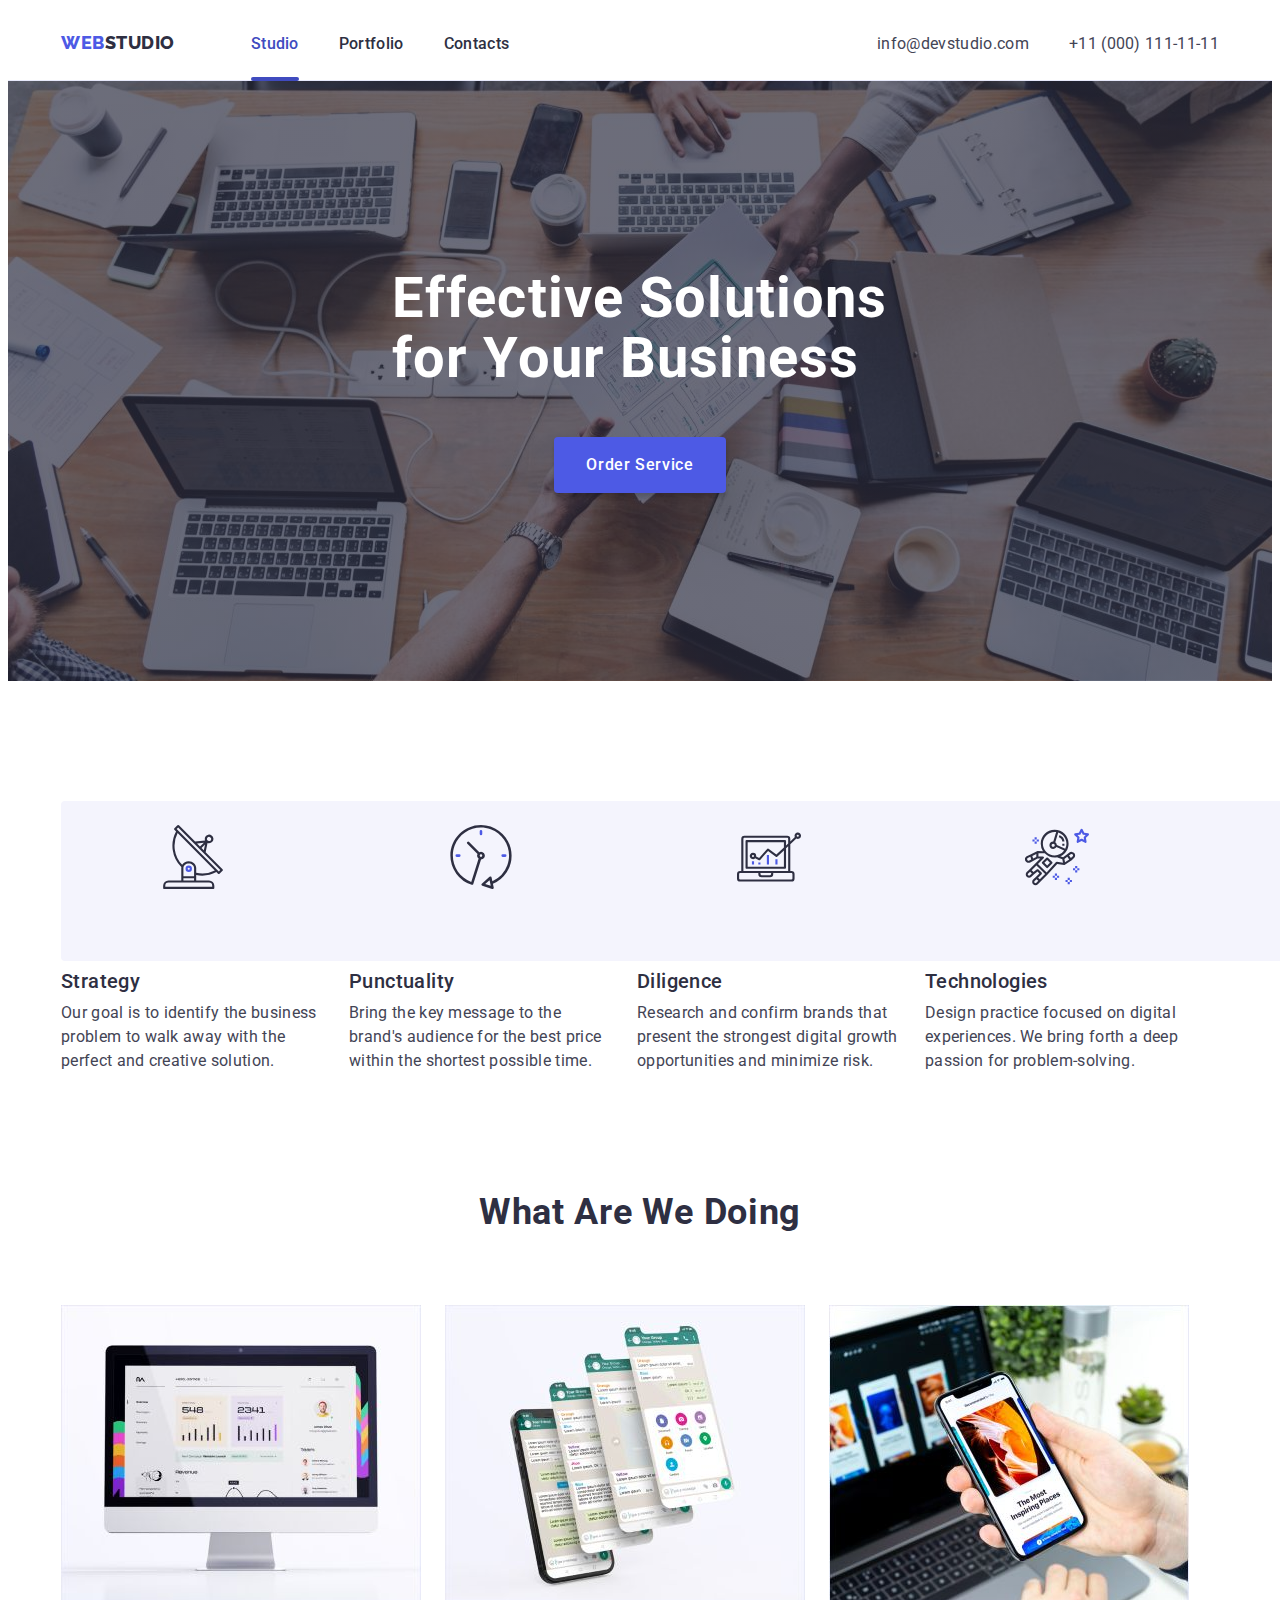
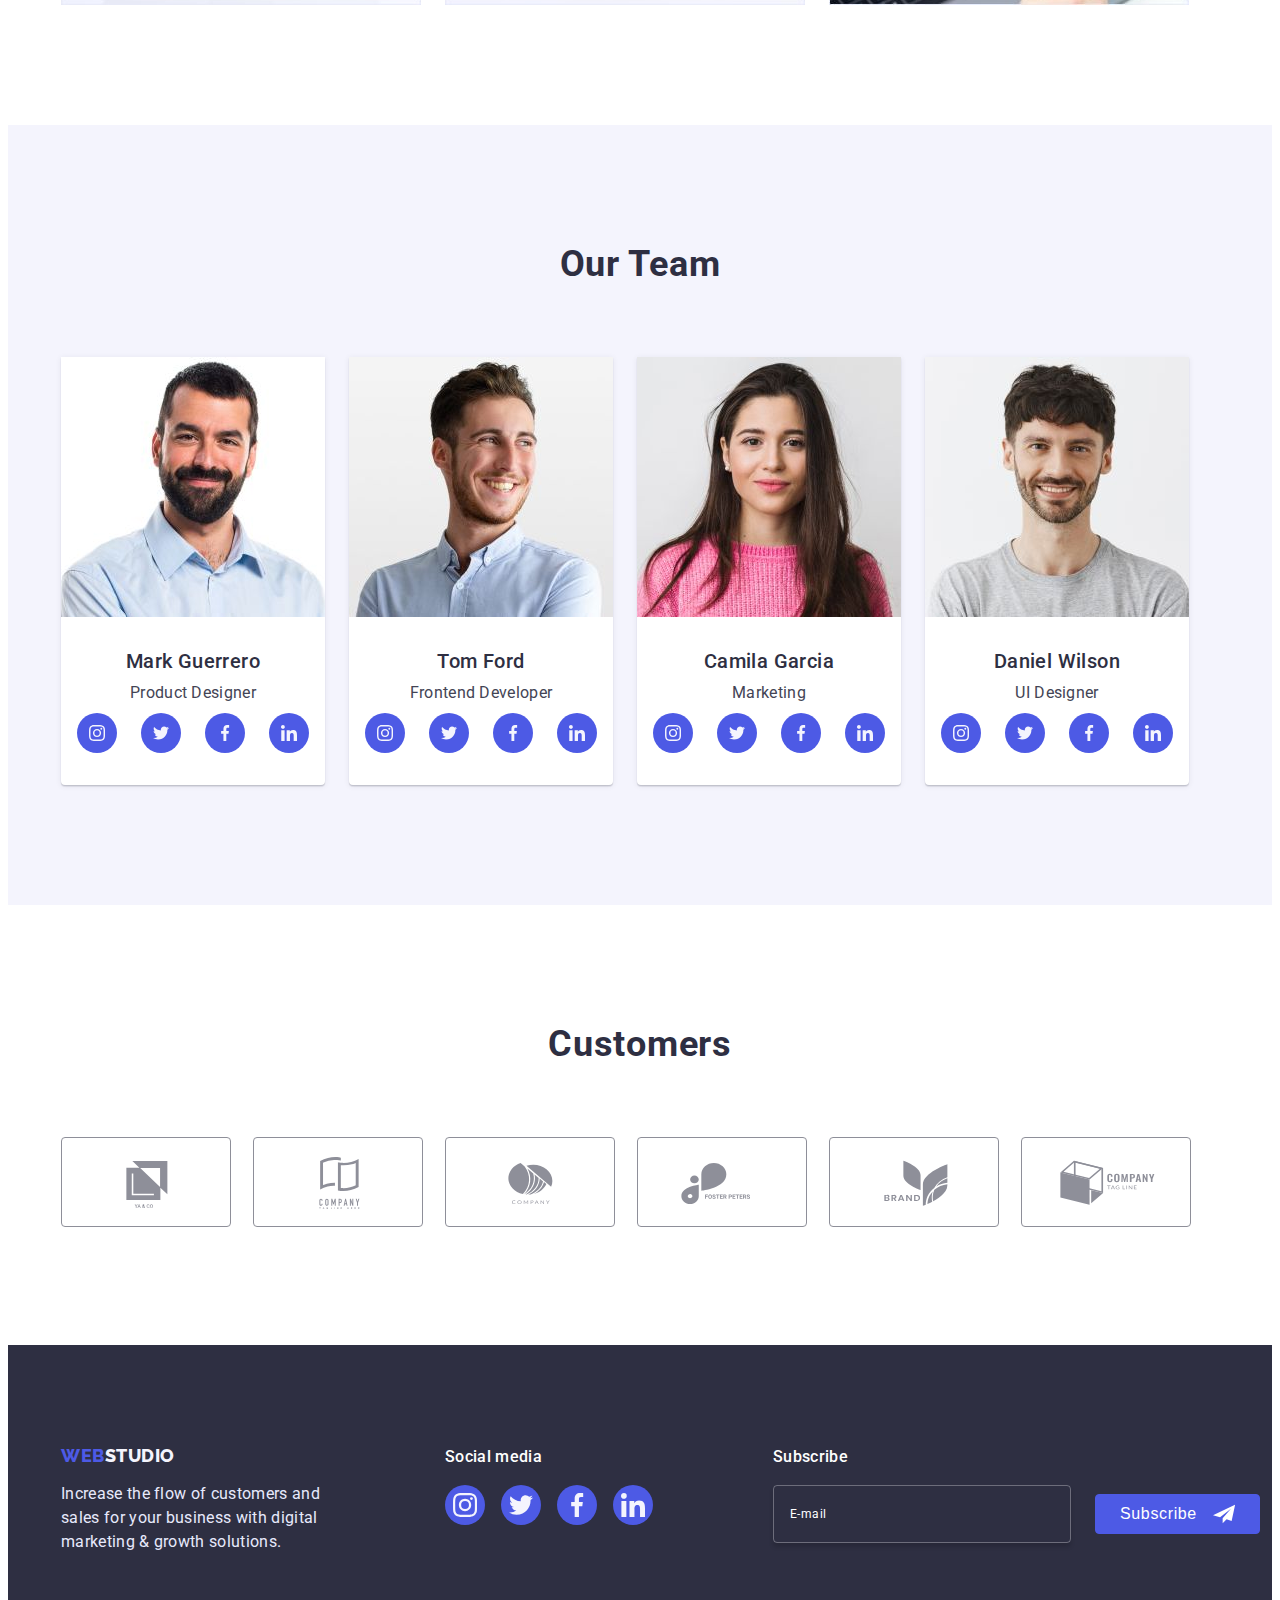
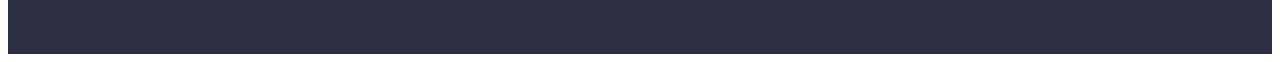
<file: index.html>
<!DOCTYPE html>
<html lang="en">
<head>
    <meta charset="utf-8">
    <title>Web Studio</title>
    <link rel="preconnect" href="https://fonts.googleapis.com">
    <link rel="preconnect" href="https://fonts.gstatic.com" crossorigin>
    <link href="https://fonts.googleapis.com/css2?family=Raleway:ital,wght@0,100..900;1,100..900&family=Roboto:ital,wght@0,100;0,300;0,400;0,500;0,700;0,900;1,100;1,300;1,400;1,500;1,700;1,900&display=swap" rel="stylesheet">
    <link rel="stylesheet" href="https://cdnjs.cloudflare.com/ajax/libs/modern-normalize/2.0.0/modern-normalize.min.css" integrity="sha512-4xo8blKMVCiXpTaLzQSLSw3KFOVPWhm/TRtuPVc4WG6kUgjH6J03IBuG7JZPkcWMxJ5huwaBpOpnwYElP/m6wg==" crossorigin="anonymous" referrerpolicy="no-referrer">
    <link rel="stylesheet" href="css/styles.css">
</head>
<body>
    <header class="header">
        <div class="container section header-menu">
            <nav class="header-menu-nav">
                <a href="./index.html" class="logo logo-header"><span class="logo-accent">Web</span>Studio</a>
                <ul class="header-menu-nav-list">
                    <li>
                        <a href="index.html" class="menu-nav current">Studio</a>
                    </li>
                    <li>
                        <a href="portfolio.html" class="menu-nav">Portfolio</a>
                    </li>
                    <li>
                        <a href="contacts.html" class="menu-nav">Contacts</a>
                    </li>
                </ul>
            </nav>
            <address>
                <ul class="header-menu-address">
                    <li>
                        <a href="mailto:info@devstudio.com" class="menu-address">info@devstudio.com</a>
                    </li>
                    <li>
                        <a href="tel:+110001111111" class="menu-address">+11 (000) 111-11-11</a>
                    </li>
                </ul>
            </address>
        </div>
    </header>
    <main>
        <!-- region hero -->
        <section class="hero-section">
            <div class="container hero">
                <h1 class="hero-title">Effective Solutions for Your Business</h1>
                <button type="button" class="button-cta" data-modal-open>Order Service</button>
            </div>
        </section>
        <!-- endregion hero -->
        <!-- region benefits -->
        <section class="benefits-section">
            <div class="container section">
                <h2 class="visually-hidden">Your benefits from working with us</h2>
                <ul class="benefits">
                    <li class="benefits-card">
                        <div class="benefits-icon">
                            <svg width="64" height="64">
                                <use xlink:href="images/icons.svg#icon-antenna" />
                            </svg>
                        </div>
                        <h3 class="benefits-title">Strategy</h3>
                        <p class="benefits-text">Our goal is to identify the business problem to walk away with the perfect and creative solution.</p>
                    </li>
                    <li class="benefits-card">
                        <div class="benefits-icon">
                            <svg width="64" height="64">
                                <use xlink:href="images/icons.svg#icon-clock" />
                            </svg>
                        </div>
                        <h3 class="benefits-title">Punctuality</h3>
                        <p class="benefits-text">Bring the key message to the brand's audience for the best price within the shortest possible time.</p>
                    </li>
                    <li class="benefits-card">
                        <div class="benefits-icon">
                            <svg width="64" height="64">
                                <use xlink:href="images/icons.svg#icon-diagram" />
                            </svg>
                        </div>
                        <h3 class="benefits-title">Diligence</h3>
                        <p class="benefits-text">Research and confirm brands that present the strongest digital growth opportunities and minimize risk.</p>
                    </li>
                    <li class="benefits-card">
                        <div class="benefits-icon">
                            <svg width="64" height="64">
                                <use xlink:href="images/icons.svg#icon-astronaut" />
                            </svg>
                        </div>
                        <h3 class="benefits-title">Technologies</h3>
                        <p class="benefits-text">Design practice focused on digital experiences. We bring forth a deep passion for
                            problem-solving.</p>
                    </li>
                </ul>

            </div>
        </section>
        <!-- endregion benefits -->
        <!-- region service -->
        <section class="service-section">
            <div class="container section">
                <h2 class="section-title service-title">What are we doing</h2>
                <ul class="service">
                    <li>
                        <div class="service-card-img">
                            <img src="images/img1.jpg" alt="Monitor" width="360" height="300">
                        </div>
                    </li>
                    <li>
                        <div class="service-card-img">
                            <img src="images/img2.jpg" alt="Mobile device screens" width="360" height="300">
                        </div>
                    </li>
                    <li>
                        <div class="service-card-img">
                            <img src="images/img3.jpg" alt="Hand holding a phone on the laptop in background" width="360" height="300">
                        </div>
                    </li>
                </ul>
            </div>
        </section>
        <!-- endregion service -->
        <!-- region team -->
        <section class="team-section">
            <div class="container section">
                <h2 class="section-title team-title">Our Team</h2>
                <ul class="team-list">
                    <li class="team-card">
                        <img src="images/img4.jpg" alt="Mark Guerrero - Product Designer" width="264" height="260">
                        <div class="team-card-content">
                            <h3 class="team-card-title">Mark Guerrero</h3>
                            <p class="team-card-text">Product Designer</p>
                            <ul class="social-list">
                                <li class="social-list-item">
                                    <a href="#">
                                        <svg width="16" height="16" class="social-list-icon">
                                            <use xlink:href="images/icons.svg#icon-instagram" />
                                        </svg>
                                    </a>
                                </li>
                                <li class="social-list-item">
                                    <a href="#">
                                        <svg width="16" height="16" class="social-list-icon">
                                            <use xlink:href="images/icons.svg#icon-twitter" />
                                        </svg>
                                    </a>
                                </li>
                                <li class="social-list-item">
                                    <a href="#">
                                        <svg width="16" height="16" class="social-list-icon">
                                            <use xlink:href="images/icons.svg#icon-facebook" />
                                        </svg>
                                    </a>
                                </li>
                                <li class="social-list-item">
                                    <a href="#">
                                        <svg width="16" height="16" class="social-list-icon">
                                            <use xlink:href="images/icons.svg#icon-linkedin" />
                                        </svg>
                                    </a>
                                </li>
                            </ul>
                        </div>
                    </li>
                    <li class="team-card">
                        <img src="images/img5.jpg" alt="Tom Ford - Frontend Developer" width="264" height="260">
                        <div class="team-card-content">
                            <h3 class="team-card-title">Tom Ford</h3>
                            <p class="team-card-text">Frontend Developer</p>
                            <ul class="social-list">
                                <li class="social-list-item">
                                    <a href="#">
                                        <svg width="16" height="16" class="social-list-icon">
                                            <use xlink:href="images/icons.svg#icon-instagram" />
                                        </svg>
                                    </a>
                                </li>
                                <li class="social-list-item">
                                    <a href="#">
                                        <svg width="16" height="16" class="social-list-icon">
                                            <use xlink:href="images/icons.svg#icon-twitter" />
                                        </svg>
                                    </a>
                                </li>
                                <li class="social-list-item">
                                    <a href="#">
                                        <svg width="16" height="16" class="social-list-icon">
                                            <use xlink:href="images/icons.svg#icon-facebook" />
                                        </svg>
                                    </a>
                                </li>
                                <li class="social-list-item">
                                    <a href="#">
                                        <svg width="16" height="16" class="social-list-icon">
                                            <use xlink:href="images/icons.svg#icon-linkedin" />
                                        </svg>
                                    </a>
                                </li>
                            </ul>
                        </div>
                    </li>
                    <li class="team-card">
                        <img src="images/img6.jpg" alt="Camila Garcia - Marketing" width="264" height="260">
                        <div class="team-card-content">
                            <h3 class="team-card-title">Camila Garcia</h3>
                            <p class="team-card-text">Marketing</p>
                            <ul class="social-list">
                                <li class="social-list-item">
                                    <a href="#">
                                        <svg width="16" height="16" class="social-list-icon">
                                            <use xlink:href="images/icons.svg#icon-instagram" />
                                        </svg>
                                    </a>
                                </li>
                                <li class="social-list-item">
                                    <a href="#">
                                        <svg width="16" height="16" class="social-list-icon">
                                            <use xlink:href="images/icons.svg#icon-twitter" />
                                        </svg>
                                    </a>
                                </li>
                                <li class="social-list-item">
                                    <a href="#">
                                        <svg width="16" height="16" class="social-list-icon">
                                            <use xlink:href="images/icons.svg#icon-facebook" />
                                        </svg>
                                    </a>
                                </li>
                                <li class="social-list-item">
                                    <a href="#">
                                        <svg width="16" height="16" class="social-list-icon">
                                            <use xlink:href="images/icons.svg#icon-linkedin" />
                                        </svg>
                                    </a>
                                </li>
                            </ul>
                        </div>
                    </li>
                    <li class="team-card">
                        <img src="images/img7.jpg" alt="Daniel Wilson - UI Designer" width="264" height="260">
                        <div class="team-card-content">
                            <h3 class="team-card-title">Daniel Wilson</h3>
                            <p class="team-card-text">UI Designer</p>
                            <ul class="social-list">
                                <li class="social-list-item">
                                    <a href="#">
                                        <svg width="16" height="16" class="social-list-icon">
                                            <use xlink:href="images/icons.svg#icon-instagram" />
                                        </svg>
                                    </a>
                                </li>
                                <li class="social-list-item">
                                    <a href="#">
                                        <svg width="16" height="16" class="social-list-icon">
                                            <use xlink:href="images/icons.svg#icon-twitter" />
                                        </svg>
                                    </a>
                                </li>
                                <li class="social-list-item">
                                    <a href="#">
                                        <svg width="16" height="16" class="social-list-icon">
                                            <use xlink:href="images/icons.svg#icon-facebook" />
                                        </svg>
                                    </a>
                                </li>
                                <li class="social-list-item">
                                    <a href="#">
                                        <svg width="16" height="16" class="social-list-icon">
                                            <use xlink:href="images/icons.svg#icon-linkedin" />
                                        </svg>
                                    </a>
                                </li>
                            </ul>
                        </div>
                    </li>
                </ul>
            </div>
        </section>
        <!-- endregion team -->
         <!-- region customers -->
         <section class="customers-section">
            <div class="container section">
                <h2 class="section-title customers-title">Customers</h2>
                <ul class="customers-list">
                    <li class="customers-card">
                        <a href="#" class="customer-link">
                            <svg width="104" height="56" class="customer-icon">
                                <use xlink:href="images/icons.svg#icon-logo6" />
                            </svg>
                        </a>
                    </li>
                    <li class="customers-card">
                        <a href="#" class="customer-link">
                            <svg width="104" height="56" class="customer-icon">
                                <use xlink:href="images/icons.svg#icon-logo5" />
                            </svg>
                        </a>
                    </li>
                    <li class="customers-card">
                        <a href="#" class="customer-link">
                            <svg width="104" height="56" class="customer-icon">
                                <use xlink:href="images/icons.svg#icon-logo4" />
                            </svg>
                        </a>
                    </li>
                    <li class="customers-card">
                        <a href="#" class="customer-link">
                            <svg width="104" height="56" class="customer-icon">
                                <use xlink:href="images/icons.svg#icon-logo3" />
                            </svg>
                        </a>
                    </li>
                    <li class="customers-card">
                        <a href="#" class="customer-link">
                            <svg width="104" height="56" class="customer-icon">
                                <use xlink:href="images/icons.svg#icon-logo2" />
                            </svg>
                        </a>
                    </li>
                    <li class="customers-card">
                        <a href="#" class="customer-link">
                            <svg width="104" height="56" class="customer-icon">
                                <use xlink:href="images/icons.svg#icon-logo1" />
                            </svg>
                        </a>
                    </li>
                </ul>
            </div>
         </section>
         <!-- endregion customers -->
    </main>
    <footer class="footer">
        <div class="container section footer-elements">
            <div>
                <a href="./index.html" class="logo footer-logo"><span class="logo-accent">Web</span>Studio</a>
                <p class="footer-text">Increase the flow of customers and sales for your business with digital marketing & growth solutions.</p>
            </div>
            <div>
                <h2 class="footer-title">Social media</h2>
                <ul class="social-list social-list-footer">
                    <li class="social-list-item">
                        <a href="#">
                            <svg width="24" height="24" class="social-list-icon social-icon-footer">
                                <use xlink:href="images/icons.svg#icon-instagram" />
                            </svg>
                        </a>
                    </li>
                    <li class="social-list-item">
                        <a href="#">
                            <svg width="24" height="24" class="social-list-icon social-icon-footer">
                                <use xlink:href="images/icons.svg#icon-twitter" />
                            </svg>
                        </a>
                    </li>
                    <li class="social-list-item">
                        <a href="#">
                            <svg width="24" height="24" class="social-list-icon social-icon-footer">
                                <use xlink:href="images/icons.svg#icon-facebook" />
                            </svg>
                        </a>
                    </li>
                    <li class="social-list-item">
                        <a href="#">
                            <svg width="24" height="24" class="social-list-icon social-icon-footer">
                                <use xlink:href="images/icons.svg#icon-linkedin" />
                            </svg>
                        </a>
                    </li>
                </ul>
            </div>
            <div>
                <h2 class="footer-title">Subscribe</h2>
                <form class="footer-form" name="subscription">
                    <label class="footer-form-field">
                        <input type="email" name="subscription_email" class="footer-form-input" placeholder="example@example.com">
                        <span class="footer-form-label">E-mail</span>
                    </label>
                    
                    <button type="submit" class="footer-form-btn">Subscribe
                        <svg width="24" height="24" class="footer-form-icon">
                            <use xlink:href="images/icons.svg#icon-airplane" />
                        </svg>
                    </button>
                </form>
            </div>
        </div>
    </footer>
    <div class="backdrop is-hidden" data-modal>
        <div class="modal">
            <button type="button" class="modal-close-btn" data-modal-close>
                <svg width="8" height="8" class="modal-close-icon">
                    <use xlink:href="images/icons.svg#icon-close" />
                </svg>
            </button>
            <p class="modal-title">Leave your contacts and we will call you back</p>
            <form class="modal-form">
                <label class="modal-form-label" for="user-name">Name</label>
                <div class="modal-form-input-wrapper">
                    <input type="text" name="user-name" class="modal-form-input" id="user-name" required>
                    <svg width="18" height="24" class="modal-form-icon">
                        <use xlink:href="images/icons.svg#icon-person" />
                    </svg>
                </div>
                
                <label class="modal-form-label" for="user-phone">Phone</label>
                <div class="modal-form-input-wrapper">
                    <input type="tel" name="user-phone" class="modal-form-input" id="user-phone" required>
                    <svg width="18" height="24" class="modal-form-icon">
                        <use xlink:href="images/icons.svg#icon-phone" />
                    </svg>
                </div>
                
                <label class="modal-form-label" for="user-email">Email</label>
                <div class="modal-form-input-wrapper">
                    <input type="email" name="user-email" class="modal-form-input" id="user-email" required>
                    <svg width="18" height="24" class="modal-form-icon">
                        <use xlink:href="images/icons.svg#icon-email" />
                    </svg>
                </div>
                
                <label class="modal-form-label" for="user-message">Comment</label>
                <textarea name="user-message" class="modal-form-message" placeholder="Text input" id="user-message"></textarea>
                
                
                <label class="modal-form-agreement">
                    <input type="checkbox" name="user-policy" id="user-policy" class="modal-form-check">
                    <span>
                        I accept the terms and conditions of the
                        <a href="#" class="modal-form-policy-link">Privacy Policy</a>
                    </span>
                </label>
                <button type="submit" class="modal-form-submit">Send</button>
            </form>
        </div>
    </div>
    <script src="./js/modal.js"></script>
</body>
</html>
</file>
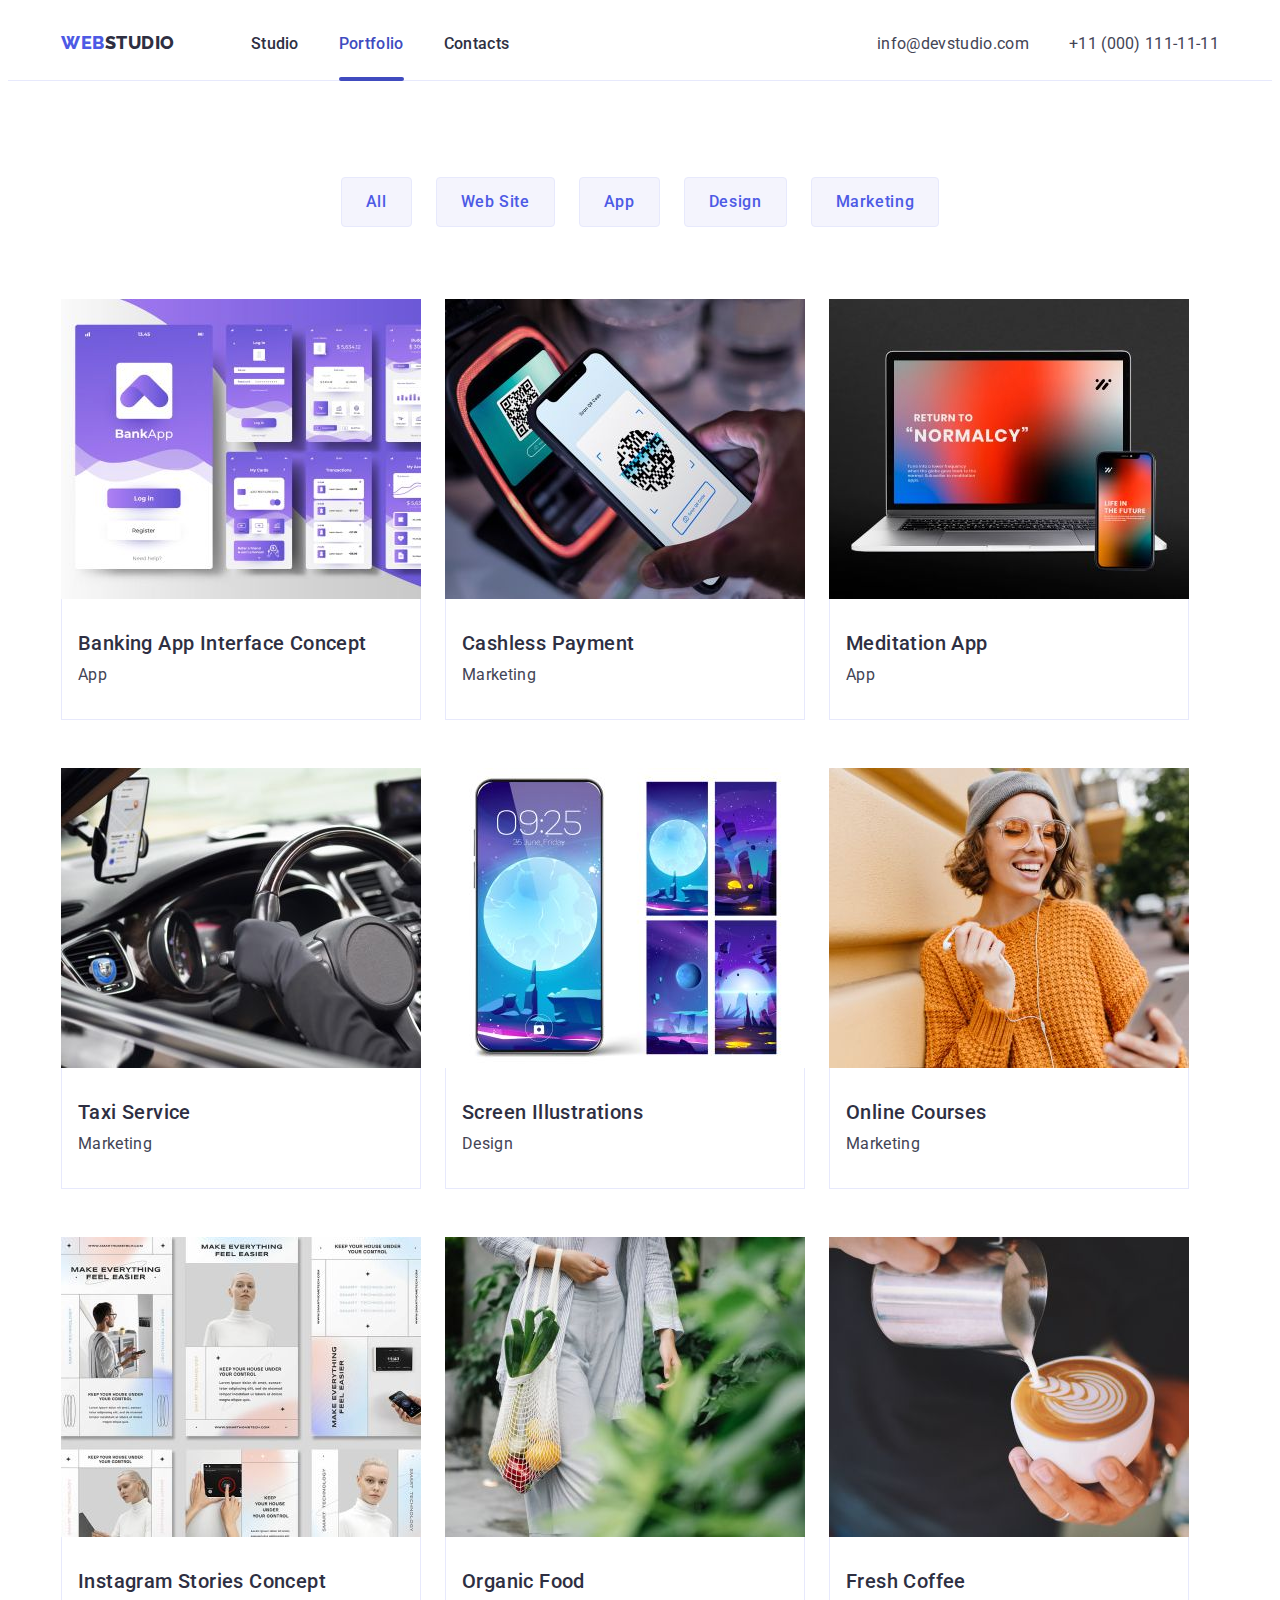
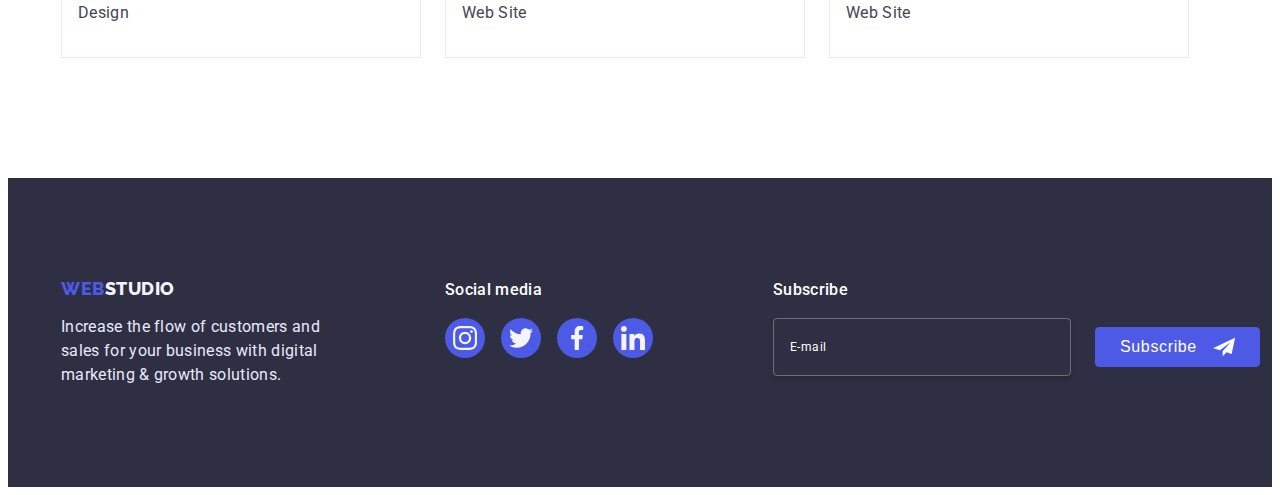
<file: portfolio.html>
<!DOCTYPE html>
<html lang="en">
<head>
    <meta charset="utf-8">
    <title>Portfolio</title>
    <link rel="preconnect" href="https://fonts.googleapis.com">
    <link rel="preconnect" href="https://fonts.gstatic.com" crossorigin>
    <link href="https://fonts.googleapis.com/css2?family=Raleway:wght@800&family=Roboto:wght@400;500;700;900&display=swap" rel="stylesheet">
    <link rel="stylesheet" href="https://cdnjs.cloudflare.com/ajax/libs/modern-normalize/2.0.0/modern-normalize.min.css" integrity="sha512-4xo8blKMVCiXpTaLzQSLSw3KFOVPWhm/TRtuPVc4WG6kUgjH6J03IBuG7JZPkcWMxJ5huwaBpOpnwYElP/m6wg==" crossorigin="anonymous" referrerpolicy="no-referrer">
    <link rel="stylesheet" href="css/styles.css">
</head>
<body>
    <header class="header">
        <div class="container section header-menu">
            <nav class="header-menu-nav">
                <a href="./index.html" class="logo logo-header"><span class="logo-accent">Web</span>Studio</a>
                <ul class="header-menu-nav-list">
                    <li>
                        <a href="index.html" class="menu-nav">Studio</a>
                    </li>
                    <li>
                        <a href="portfolio.html" class="menu-nav current">Portfolio</a>
                    </li>
                    <li>
                        <a href="contacts.html" class="menu-nav">Contacts</a>
                    </li>
                </ul>
            </nav>
            <address>
                <ul class="header-menu-address">
                    <li>
                        <a href="mailto:info@devstudio.com" class="menu-address">info@devstudio.com</a>
                    </li>
                    <li>
                        <a href="tel:+110001111111" class="menu-address">+11 (000) 111-11-11</a>
                    </li>
                </ul>
            </address>
        </div>
    </header>
    <main>
        <!-- region portfolio -->
        <section class="portfolio-section">
            <div class="container section">
                <h2 class="visually-hidden">Portfolio</h2>
                <ul class="button-filter-list">
                    <li>
                        <button type="button" class="button-filter">All</button>
                    </li>
                    <li>
                        <button type="button" class="button-filter">Web Site</button>
                    </li>
                    <li>
                        <button type="button" class="button-filter">App</button>
                    </li>
                    <li>
                        <button type="button" class="button-filter">Design</button>
                    </li>
                    <li>
                        <button type="button" class="button-filter">Marketing</button>
                    </li>
                </ul>
                <ul class="portfolio">
                    <li class="portfolio-card">
                        <a href="portfolio-project1.html">
                            <div class="portfolio-card-wrapper">
                                <img src="images/img8.jpg" alt="Banking App Interface Concept" width="360" height="300">
                                <div class="portfolio-overlay">
                                    <p>14 Stylish and User-Friendly App Design Concepts · Task Manager App · Calorie Tracker App · Exotic
                                Fruit Ecommerce App · Cloud Storage App</p>
                                </div>
                            </div>
                            <div class="portfolio-card-content">
                                <h2 class="portfolio-card-title">Banking App Interface Concept</h2>
                                <p class="portfolio-card-text">App</p>
                            </div>
                            
                        </a>
                    </li>
                    <li class="portfolio-card">
                        <a href="portfolio-project2.html">
                            <div class="portfolio-card-wrapper">
                                <img src="images/img9.jpg" alt="Cashless Payment" width="360" height="300">
                                <div class="portfolio-overlay">
                                    <p>14 Stylish and User-Friendly App Design Concepts · Task Manager App · Calorie Tracker App · Exotic
                                Fruit Ecommerce App · Cloud Storage App</p>
                                </div>
                            </div>
                            <div class="portfolio-card-content">
                                <h2 class="portfolio-card-title">Cashless Payment</h2>
                                <p class="portfolio-card-text">Marketing</p>
                            </div>
                        </a>
                    </li>
                    <li class="portfolio-card">
                        <a href="portfolio-project3.html">
                            <div class="portfolio-card-wrapper">
                                <img src="images/img10.jpg" alt="Meditation App" width="360" height="300">
                                <div class="portfolio-overlay">
                                    <p>14 Stylish and User-Friendly App Design Concepts · Task Manager App · Calorie Tracker App · Exotic
                                Fruit Ecommerce App · Cloud Storage App</p>
                                </div>
                            </div>
                            <div class="portfolio-card-content">
                                <h2 class="portfolio-card-title">Meditation App</h2>
                                <p class="portfolio-card-text">App</p>
                            </div>
                        </a>
                    </li>
                    <li class="portfolio-card">
                        <a href="portfolio-project4.html">
                            <div class="portfolio-card-wrapper">
                                <img src="images/img11.jpg" alt="Taxi Service" width="360" height="300">
                                <div class="portfolio-overlay">
                                    <p>14 Stylish and User-Friendly App Design Concepts · Task Manager App · Calorie Tracker App · Exotic
                                Fruit Ecommerce App · Cloud Storage App</p>
                                </div>
                            </div>
                            <div class="portfolio-card-content">
                                <h2 class="portfolio-card-title">Taxi Service</h2>
                                <p class="portfolio-card-text">Marketing</p>
                            </div>
                        </a>
                    </li>
                    <li class="portfolio-card">
                        <a href="portfolio-project5.html">
                            <div class="portfolio-card-wrapper">
                                <img src="images/img12.jpg" alt="Screen Illustrations" width="360" height="300">
                                <div class="portfolio-overlay">
                                    <p>14 Stylish and User-Friendly App Design Concepts · Task Manager App · Calorie Tracker App · Exotic
                                Fruit Ecommerce App · Cloud Storage App</p>
                                </div>
                            </div>
                            <div class="portfolio-card-content">
                                <h2 class="portfolio-card-title">Screen Illustrations</h2>
                                <p class="portfolio-card-text">Design</p>
                            </div>
                        </a>
                    </li>
                    <li class="portfolio-card">
                        <a href="portfolio-project6.html">
                            <div class="portfolio-card-wrapper">
                                <img src="images/img13.jpg" alt="Online Courses" width="360" height="300">
                                <div class="portfolio-overlay">
                                    <p>14 Stylish and User-Friendly App Design Concepts · Task Manager App · Calorie Tracker App · Exotic
                                Fruit Ecommerce App · Cloud Storage App</p>
                                </div>
                            </div>
                            <div class="portfolio-card-content">
                                <h2 class="portfolio-card-title">Online Courses</h2>
                                <p class="portfolio-card-text">Marketing</p>
                            </div>
                        </a>
                    </li>
                    <li class="portfolio-card">
                        <a href="portfolio-project7.html">
                            <div class="portfolio-card-wrapper">
                                <img src="images/img14.jpg" alt="Instagram Stories Concept" width="360" height="300">
                                <div class="portfolio-overlay">
                                    <p>14 Stylish and User-Friendly App Design Concepts · Task Manager App · Calorie Tracker App · Exotic
                                Fruit Ecommerce App · Cloud Storage App</p>
                                </div>
                            </div>
                            <div class="portfolio-card-content">
                                <h2 class="portfolio-card-title">Instagram Stories Concept</h2>
                                <p class="portfolio-card-text">Design</p>
                            </div>
                        </a>
                    </li>
                    <li class="portfolio-card">
                        <a href="portfolio-project8.html">
                            <div class="portfolio-card-wrapper">
                                <img src="images/img15.jpg" alt="Organic Food" width="360" height="300">
                                <div class="portfolio-overlay">
                                    <p>14 Stylish and User-Friendly App Design Concepts · Task Manager App · Calorie Tracker App · Exotic
                                Fruit Ecommerce App · Cloud Storage App</p>
                                </div>
                            </div>
                            <div class="portfolio-card-content">
                                <h2 class="portfolio-card-title">Organic Food</h2>
                                <p class="portfolio-card-text">Web Site</p>
                            </div>
                        </a>
                    </li>
                    <li class="portfolio-card">
                        <a href="portfolio-project9.html">
                            <div class="portfolio-card-wrapper">
                                <img src="images/img16.jpg" alt="Fresh Coffee" width="360" height="300">
                                <div class="portfolio-overlay">
                                    <p>14 Stylish and User-Friendly App Design Concepts · Task Manager App · Calorie Tracker App · Exotic
                                Fruit Ecommerce App · Cloud Storage App</p>
                                </div>
                            </div>
                            <div class="portfolio-card-content">
                                <h2 class="portfolio-card-title">Fresh Coffee</h2>
                                <p class="portfolio-card-text">Web Site</p>
                            </div>
                        </a>
                    </li>
                </ul>
            </div>
        </section>
        <!-- endregion portfolio -->
    </main>
    <footer class="footer">
        <div class="container section footer-elements">
            <div>
                <a href="./index.html" class="logo footer-logo"><span class="logo-accent">Web</span>Studio</a>
                <p class="footer-text">Increase the flow of customers and sales for your business with digital marketing & growth solutions.</p>
            </div>
            <div>
                <h2 class="footer-title">Social media</h2>
                <ul class="social-list social-list-footer">
                    <li class="social-list-item">
                        <a href="#">
                            <svg width="24" height="24" class="social-list-icon social-icon-footer">
                                <use xlink:href="images/icons.svg#icon-instagram" />
                            </svg>
                        </a>
                    </li>
                    <li class="social-list-item">
                        <a href="#">
                            <svg width="24" height="24" class="social-list-icon social-icon-footer">
                                <use xlink:href="images/icons.svg#icon-twitter" />
                            </svg>
                        </a>
                    </li>
                    <li class="social-list-item">
                        <a href="#">
                            <svg width="24" height="24" class="social-list-icon social-icon-footer">
                                <use xlink:href="images/icons.svg#icon-facebook" />
                            </svg>
                        </a>
                    </li>
                    <li class="social-list-item">
                        <a href="#">
                            <svg width="24" height="24" class="social-list-icon social-icon-footer">
                                <use xlink:href="images/icons.svg#icon-linkedin" />
                            </svg>
                        </a>
                    </li>
                </ul>
            </div>
            <div>
                <h2 class="footer-title">Subscribe</h2>
                <form class="footer-form" name="subscription">
                    <label class="footer-form-field">
                        <input type="email" name="subscription_email" class="footer-form-input" placeholder="example@example.com">
                        <span class="footer-form-label">E-mail</span>
                    </label>
                    
                    <button type="submit" class="footer-form-btn">Subscribe
                        <svg width="24" height="24" class="footer-form-icon">
                            <use xlink:href="images/icons.svg#icon-airplane" />
                        </svg>
                    </button>
                </form>
            </div>
        </div>
    </footer>
</body>
</html>
</file>
<file: css/styles.css>
:root {
    --primary-brand-color: #4D5AE5;
    --pressed-state-color: #404BBF;
    --dark-color: #2E2F42;
    --success-color: #31D0AA;
    --success-color-75: rgb(49, 208, 170, 0.75);
    --success-color-50: rgb(49, 208, 170, 0.50);
    --success-color-10: rgb(49, 208, 170, 0.10);
    --text-color: #434455;
    --subtle-text-color: #8E8F99;
    --accent-color: #E7E9FC;
    --light-color: #F4F4FD;
    --modal-overlay-color: rgba(46, 47, 66, 0.4);
    --hero-background-color:rgba(46, 47, 66, 0.7);
    --primary-white-color: #FFFFFF;
    --modal-background-color: #FCFCFC;
}

body {
    font-family: 'Roboto', sans-serif;
    color: var(--text-color);
    background-color: var(--primary-white-color);
    font-size: 14px;
    letter-spacing: 0.03em;
}

ul, ol {
	list-style-type: none;
    margin: 0px;
    padding: 0px;
}

a {
    text-decoration: none;
}

h1, h2, h3, h4, h5, h6, p {
    margin-top: 0px;
    margin-bottom: 0px;
}

img {
    display: block;
    max-width: 100%;
    height: auto;
}

.section-title {
    font-weight: 700;
    font-size: 36px;
    line-height: 1.11;
    text-align: center;
    letter-spacing: 0.02em;
    color: var(--dark-color);
}

.container {
    width: 1158px;
    margin-left: auto;
    margin-right: auto;
}

.section {
    padding: 0px 15px;
}

.visually-hidden {
    position: absolute;
    width: 1px;
    height: 1px;
    margin: -1px;
    border: 0;
    padding: 0;
    white-space: nowrap;
    clip-path: inset(100%);
    clip: rect(0 0 0 0);
    overflow: hidden;
}

/* region logo */
.logo {
    font-family: 'Raleway', sans-serif;
    font-weight: 800;
    font-size: 18px;
    line-height: 1.17;
    letter-spacing: 0.03em;
    text-transform: uppercase;
    color: var(--dark-color);
}

.logo-accent {
    color: var(--primary-brand-color);
}

.logo-header {
    display: block;
    padding: 24px 0px;
}

/* region menu */
.header {
    border-bottom: 1px solid var(--accent-color);
}

.header-menu {
    display: flex;
    justify-content: space-between;
    align-items: center;
}

.header-menu-nav {
    display: flex;
    gap: 76px;
}

.header-menu-nav-list {
    display: flex;
    gap: 40px;
}

.menu-nav {
    font-weight: 500;
    font-size: 16px;
    line-height: 1.5;
    letter-spacing: 0.02em;
    color: var(--dark-color);
    display: block;
    padding: 24px 0px;
    transition: color 250ms cubic-bezier(0.4, 0, 0.2, 1);
}

.menu-nav:hover, .menu-nav:focus {
    color: var(--pressed-state-color);
}

.menu-nav.current::after {
    content: '';
    display: block;
    width: 100%;
    height: 4px;
    background-color: var(--pressed-state-color);
    border-radius: 2px;
    position: relative;
    top: 21px;
}

.menu-nav.current {
    color: var(--pressed-state-color);
    padding-bottom: 20px;
}

.header-menu-address {
    display: flex;
    gap: 40px;
}

.menu-address {
    font-weight: 400;
    font-style: normal;
    font-size: 16px;
    line-height: 1.5;
    letter-spacing: 0.02em;
    color: var(--text-color);
    display: block;
    padding: 24px 0px;
    transition: color 250ms cubic-bezier(0.4, 0, 0.2, 1);
}

.menu-address:hover, .menu-address:focus {
    color: var(--pressed-state-color);
}

/* region buttons */
.button-filter-list {
    display: flex;
    justify-content: center;
    gap: 24px;
    margin-bottom: 72px;
}

.button-filter {
    font-family: inherit;
    font-weight: 500;
    font-size: 16px;
    line-height: 1.5;
    letter-spacing: 0.04em;
    cursor: pointer;
    top: 20px;
    left: 20px;
    border-radius: 4px;
    border: 1px solid var(--accent-color);
    color: var(--primary-brand-color);
    background-color: var(--light-color);
    padding: 12px 24px 12px 24px;
    transition: color 250ms cubic-bezier(0.4, 0, 0.2, 1),
              background-color 250ms cubic-bezier(0.4, 0, 0.2, 1),
              box-shadow 250ms cubic-bezier(0.4, 0, 0.2, 1),
              border 250ms cubic-bezier(0.4, 0, 0.2, 1);
}

.button-filter:hover, .button-filter:focus {
    color: var(--primary-white-color);
    background-color: var(--pressed-state-color);
    box-shadow: 0px 3px 1px rgba(0, 0, 0, 0.1), 0px 2px 1px rgba(0, 0, 0, 0.08), 0px 2px 2px rgba(0, 0, 0, 0.12);
    border: 1px solid var(--pressed-state-color);
}

.button-cta {
    font-family: inherit;
    font-weight: 500;
    font-size: 16px;
    line-height: 1.5;
    letter-spacing: 0.04em;
    cursor: pointer;
    color: var(--primary-white-color);
    background-color: var(--primary-brand-color);
    box-shadow: 0px 4px 4px rgba(0, 0, 0, 0.15);
    border-radius: 4px;
    padding: 16px 32px;
    border: none;
    display: flex;
    align-items: center;
    text-align: center;
    gap: 10px;
    margin-top: 48px;
    transition: background-color 250ms cubic-bezier(0.4, 0, 0.2, 1);
}

.button-cta:hover, .button-cta:focus {
    background-color: var(--pressed-state-color);
}

/* region hero */
.hero-section {
    background-color: var(--dark-color);
    padding: 188px 0px;
    background-image: linear-gradient(rgba(46, 47, 66, 0.7), 
rgba(46, 47, 66, 0.7)), url(../images/hero-bg.jpg);
    background-repeat: no-repeat;
    background-position: center;
    background-size: cover;
    max-width: 1440px;
    margin: 0 auto;
}

.hero {
    display: flex;
    flex-direction: column;
    align-items: center;
}

.hero-title {
    width: 496px;
    font-size: 56px;
    line-height: 1.07;
    letter-spacing: 0.02em;
    color: var(--primary-white-color);
}

/* region benefits */
.benefits-section {
    padding: 120px 0px;
}

.benefits {
    display: flex;
    align-items: center;
    gap: 24px;
}

.benefits-card {
    width: 264px;
}

.benefits-title {
    font-weight: 500;
    font-size: 20px;
    line-height: 1.2;
    letter-spacing: 0.02em;
    color: var(--dark-color);
    margin-bottom: 8px;
}

.benefits-text {
    font-weight: 400;
    font-size: 16px;
    line-height: 1.5;
    letter-spacing: 0.02em;
    color: var(--text-color);
}

.benefits-icon {
    background-color: var(--light-color);
    padding: 24px 100px;
    width: 264px;
    height: 112px;
    border-radius: 4px;
    margin-bottom: 8px;
}

/* region service */
.service-section {
    padding-bottom: 120px;
}

.service {
    display: flex;
    gap: 24px;
}

.service-card-img {
    height: 300px;
}

.service-title {
    margin-bottom: 72px;
    text-transform: capitalize;
}

/* region team */
.team-section {
    padding: 120px 0px;
    background-color: var(--light-color);
}

.team-title {
    margin-bottom: 72px;
    text-transform: capitalize;
}

.team-list {
    display: flex;
    gap: 24px;
}

.team-card {
    width: 264px;
    background-color: var(--primary-white-color);
    box-shadow: 0px 2px 1px rgba(46, 47, 66, 0.08), 0px 1px 1px rgba(46, 47, 66, 0.16), 0px 1px 6px rgba(46, 47, 66, 0.08);
    border-radius: 0px 0px 4px 4px;
}

.team-card-content {
    text-align: center;
    padding: 32px 0px;
}

.team-card-title {
    font-weight: 500;
    font-size: 20px;
    line-height: 1.2;
    letter-spacing: 0.02em;
    color: var(--dark-color);
    margin-bottom: 8px;
}

.team-card-text {
    font-weight: 400;
    font-size: 16px;
    line-height: 1.5;
    letter-spacing: 0.02em;
    color: var(--text-color);
}

.social-list {
    display: flex;
    gap: 24px;
    justify-content: center;
    margin-top: 8px;
}

.social-list-item {
    width: 40px;
    height: 40px;
    border-radius: 50%;
    background-color: var(--primary-brand-color);
    transition: background-color 250ms cubic-bezier(0.4, 0, 0.2, 1);
}

.social-list-item:hover, .social-list-item:focus {
    background-color: var(--pressed-state-color);
}

.social-list-item a {
    display: block;
    width: 100%;
    height: 100%;
}

.social-list-icon {
    fill: var(--light-color);
    margin: 12px;
}

/* region customers */
.customers-section {
    padding: 120px 0px;
}

.customers-title {
    margin-bottom: 72px;
    text-transform: capitalize;
}

.customers-list {
    display: flex;
    gap: 24px;
}

.customers-card {
    width: 168px;
    height: 88px;
}

.customer-icon {
    fill: var(--subtle-text-color);
    transition: fill 250ms cubic-bezier(0.4, 0, 0.2, 1);
}

.customer-link {
    display: flex;
    justify-content: center;
    align-items: center;
    width: 100%;
    height: 100%;
    border: 1px solid var(--subtle-text-color);
    border-radius: 4px;
    transition: border-color 250ms cubic-bezier(0.4, 0, 0.2, 1);
}

.customer-link:hover, .customer-link:focus {
    border-color: var(--pressed-state-color);
}

.customer-link:hover .customer-icon, .customer-link:focus .customer-icon {
    fill: var(--pressed-state-color);
}

/* region portfolio */
.portfolio-section {
    padding-top: 96px;
    padding-bottom: 120px;
}

.portfolio {
    display: flex;
    flex-wrap: wrap;
    gap: 48px 24px;
}

.portfolio-card {
    width: 360px;
    transition: box-shadow 250ms cubic-bezier(0.4, 0, 0.2, 1);
}

.portfolio-card:hover, .portfolio-card:focus {
    box-shadow: 0px 1px 6px rgba(46, 47, 66, 0.08), 0px 1px 1px rgba(46, 47, 66, 0.16), 0px 2px 1px rgba(46, 47, 66, 0.08);
}

.portfolio-card-content {
    padding: 32px 0px 32px 16px;
    border-bottom: 1px solid var(--accent-color);
    border-left: 1px solid var(--accent-color);
    border-right: 1px solid var(--accent-color);
}

.portfolio-card-title {
    font-weight: 500;
    font-size: 20px;
    line-height: 1.2;
    letter-spacing: 0.02em;
    color: var(--dark-color);
    margin-bottom: 8px;
}

.portfolio-card-text {
    font-weight: 400;
    font-size: 16px;
    line-height: 1.5;
    letter-spacing: 0.02em;
    color: var(--text-color);
}

.portfolio-card-wrapper {
    position: relative;
    overflow: hidden;
}

.portfolio-overlay {
    padding: 40px 32px 40px 32px;
    position: absolute;
    top: 0;
    left: 0;
    width: 100%;
    height: 100%;
    background-color: var(--primary-brand-color);
    display: flex;
    align-items: flex-start;
    opacity: 1;
    transform: translateY(100%);
    transition: opacity 0.3s ease, transform 0.3s cubic-bezier(0.4, 0, 0.2, 1);
}

.portfolio-overlay p {
    color: var(--light-color);
    font-size: 16px;
    font-weight: 400;
    line-height: 1.5;
    letter-spacing: 0.02em;
}

.portfolio-card:hover .portfolio-overlay,
.portfolio-card:focus .portfolio-overlay {
    opacity: 1;
    transform: translateY(0);
}

/* region footer */
.footer {
    background-color: var(--dark-color);
    padding: 100px 0px;
}

.footer-logo {
    display: inline-block;
    color: var(--light-color);
    margin-bottom: 16px;
}

.footer-text {
    width: 264px;
    font-weight: 400;
    font-size: 16px;
    line-height: 1.5;
    letter-spacing: 0.02em;
    color: var(--accent-color);
}

.footer-elements {
    display: flex;
    align-items: baseline;
    gap: 120px;
}

.footer-title {
    font-weight: 500;
    font-size: 16px;
    line-height: 1.5;
    letter-spacing: 0.02em;
    color: var(--primary-white-color);
    margin-bottom: 16px;
}

.social-list-footer {
    margin-top: 0px;
    justify-content: flex-start;
    gap: 16px;
}

.social-icon-footer {
    margin: 8px;
}

.social-list-footer>.social-list-item:hover, .social-list-footer>.social-list-item:focus {
    background-color: var(--success-color);
}

.footer-form {
    display: flex;
    gap: 24px;
    align-items: center;
}

.footer-form-field {
    position: relative;
    flex-grow: 1;
}

.footer-form-input::placeholder {
    opacity: 0;
    transition: opacity 250ms cubic-bezier(0.4, 0, 0.2, 1);
}

.footer-form-input:focus::placeholder {
    opacity: 1;
    transition-delay: 300ms;
}

.footer-form-label {
    position: absolute;
    top: 50%;
    transform: translateY(-50%);
    left: 1px;
    padding: 0 16px;
    font-weight: 400;
    font-size: 12px;
    line-height: 2;
    letter-spacing: 0.04em;
    color: var(--primary-white-color);
    background-color: var(--dark-color);
    transition: transform 250ms cubic-bezier(0.4, 0, 0.2, 1);
}

.footer-form-input:focus + .footer-form-label,
.footer-form-input:not(:placeholder-shown) + .footer-form-label {
  transform: translateY(calc(-50% - 20px)) scale(0.9);
}

.footer-form-input {
    width: 264px;
    height: 40px;
    padding: 8px 16px;
    font-weight: 400;
    font-size: 12px;
    line-height: 2;
    letter-spacing: 0.04em;
    border-radius: 4px;
    border: 1px solid rgba(255, 255, 255, 0.3);
    background-color: transparent;
    color: var(--primary-white-color);
    outline: transparent;
    box-shadow: 0 4px 4px 0 rgba(0, 0, 0, 0.15);
    transition: border-color 250ms cubic-bezier(0.4, 0, 0.2, 1);
}

.footer-form-input:focus {
    border-color: var(--primary-brand-color);
}

.footer-form-btn {
    display: flex;
    align-items: center;
    justify-content: center;
    gap: 16px;
    border-radius: 4px;
    padding: 8px 24px;
    width: 165px;
    height: 40px;
    font-weight: 500;
    font-size: 16px;
    line-height: 1.5;
    letter-spacing: 0.04em;
    cursor: pointer;
    color: var(--primary-white-color);
    background-color: var(--primary-brand-color);
    border: 1px solid var(--primary-brand-color);
    transition: background-color 250ms cubic-bezier(0.4, 0, 0.2, 1),
                border-color 250ms cubic-bezier(0.4, 0, 0.2, 1);
}

.footer-form-btn:hover, .footer-form-btn:focus {
    background-color: var(--pressed-state-color);
    border-color: var(--pressed-state-color);
}

.footer-form-icon {
    fill: var(--primary-white-color);
}

/* region modal */
.backdrop {
    position: fixed;
    top: 0;
    left: 0;
    width: 100%;
    height: 100%;
    background-color: rgba(46, 47, 66, 0.4);
    transition: opacity 250ms cubic-bezier(0.4, 0, 0.2, 1), visibility 250ms cubic-bezier(0.4, 0, 0.2, 1);
}

.backdrop.is-hidden {
    opacity: 0;
    visibility: hidden;
    pointer-events: none;
}

.modal {
    position: absolute;
    top: 372px;
    left: 50%;
    transform: translate(-50%, -50%);
    width: 408px;
    min-height: 584px;
    background-color: #fcfcfc;
    box-shadow: 0px 1px 1px rgba(0, 0, 0, 0.14), 0px 1px 3px rgba(0, 0, 0, 0.12), 0px 2px 1px rgba(0, 0, 0, 0.2);
    border-radius: 4px;
    padding: 72px 24px 24px 24px;
}

.modal-close-btn {
    position: absolute;
    top: 24px;
    right: 24px;
    display: flex;
    justify-content: center;
    align-items: center;
    width: 24px;
    height: 24px;
    background-color: var(--accent-color);
    border: 1px solid rgba(0, 0, 0, 0.1);
    border-radius: 50%;
    cursor: pointer;
    padding: 0;
    fill: var(--dark-color);
    transition: background-color 250ms cubic-bezier(0.4, 0, 0.2, 1),
                border-color 250ms cubic-bezier(0.4, 0, 0.2, 1),
                fill 250ms cubic-bezier(0.4, 0, 0.2, 1);
}

.modal-close-btn:hover,
.modal-close-btn:focus {
    background-color: var(--pressed-state-color);
    border-color: var(--pressed-state-color);
    fill: var(--primary-white-color);
}

.modal-title {
    display: block;
    font-weight: 500;
    font-size: 16px;
    line-height: 1.5;
    letter-spacing: 0.02em;
    color: var(--dark-color);
    margin-bottom: 16px;
    text-align: center;
}

.modal-form-label {
    display: block;
    font-weight: 400;
    font-size: 12px;
    line-height: 1.17;
    letter-spacing: 0.04em;
    color: var(--subtle-text-color);
    margin-bottom: 4px;
}

.modal-form-input-wrapper {
    position: relative;
    margin-bottom: 8px;
}

.modal-form-input {
    display: block;
    width: 100%;
    height: 40px;
    font-size: 16px;
    line-height: 1.5;
    letter-spacing: 0.02em;
    border: 1px solid rgba(46, 47, 66, 0.4);
    border-radius: 4px;
    padding: 11px 38px 11px 38px;
    outline: transparent;
    transition: border-color 250ms cubic-bezier(0.4, 0, 0.2, 1);
}

.modal-form-input:focus, .modal-form-message:focus {
    border-color: var(--primary-brand-color);
}

.modal-form-icon {
    position: absolute;
    top: 50%;
    left: 16px;
    fill: var(--dark-color);
    transform: translateY(-50%);
    transition: fill 250ms cubic-bezier(0.4, 0, 0.2, 1);
}

.modal-form-input:focus+.modal-form-icon {
    fill: var(--primary-brand-color);
}

.modal-form-message {
    width: 100%;
    height: 120px;
    padding: 8px 16px;
    margin-bottom: 16px;
    font-size: 12px;
    line-height: 1.17;
    letter-spacing: 0.04em;
    border: 1px solid rgba(46, 47, 66, 0.4);
    border-radius: 4px;
    outline: transparent;
    resize: none;
    transition: border-color 250ms cubic-bezier(0.4, 0, 0.2, 1);
}

.modal-form-message::placeholder {
    font-weight: 400;
    color: rgba(46, 47, 66, 0.4);
}

.modal-form-agreement {
    display: flex;
    align-items: center;
    gap: 8px;
    font-weight: 400;
    font-size: 12px;
    line-height: 1.17;
    letter-spacing: 0.04em;
    color: var(--subtle-text-color);
    margin-bottom: 24px;
    user-select: none;
}

.modal-form-policy-link {
    line-height: 1.33;
    color: var(--primary-brand-color);
    text-decoration-line: underline;
    text-decoration-skip-ink: none;
}

.modal-form-check {
    appearance: none;
    -webkit-appearance: none;
    -moz-appearance: none;
    display: block;
    width: 16px;
    height: 16px;
    border: 1px solid rgba(46, 47, 66, 0.4);
    border-radius: 2px;
    cursor: pointer;
    background-image: url("data:image/svg+xml,%3Csvg width='10' height='8' viewBox='0 0 10 8' fill='none' xmlns='http://www.w3.org/2000/svg'%3E%3Cpath d='M8.44558 0.255056C8.61838 0.089653 8.84834 -0.00178848 9.08693 2.65108e-05C9.32551 0.0018415 9.55407 0.0967713 9.72436 0.264784C9.89466 0.432797 9.99337 0.660752 9.99968 0.900549C10.006 1.14034 9.91939 1.37323 9.75816 1.55005L4.86357 7.70436C4.7794 7.79551 4.67782 7.86865 4.5649 7.91942C4.45198 7.97018 4.33003 7.99754 4.20636 7.99984C4.08268 8.00214 3.95981 7.97935 3.8451 7.93282C3.73038 7.88629 3.62618 7.81698 3.53872 7.72903L0.292827 4.46564C0.202435 4.38096 0.129933 4.27884 0.0796475 4.16537C0.0293621 4.05191 0.00232279 3.92942 0.000143182 3.80522C-0.00203643 3.68102 0.0206883 3.55765 0.0669613 3.44248C0.113234 3.3273 0.182108 3.22267 0.269473 3.13483C0.356838 3.047 0.460905 2.97775 0.575465 2.93123C0.690026 2.88471 0.812734 2.86186 0.936267 2.86405C1.0598 2.86624 1.18163 2.89343 1.29449 2.94398C1.40734 2.99454 1.50892 3.06743 1.59315 3.15831L4.16189 5.73967L8.42227 0.28219C8.42994 0.272694 8.43813 0.263635 8.4468 0.255056H8.44558Z' fill='%23F4F4FD' /%3E%3C/svg%3E");
    background-repeat: no-repeat;
    background-position: center;
    background-size: 0;
    transition: background-color 250ms cubic-bezier(0.4, 0, 0.2, 1),
                border-color 250ms cubic-bezier(0.4, 0, 0.2, 1),
                background-size 250ms cubic-bezier(0.4, 0, 0.2, 1);
}

.modal-form-check:checked {
    background-color: var(--pressed-state-color);
    border-color: var(--pressed-state-color);
    background-size: 10px;
}

.modal-form-submit {
    display: block;
    width: 169px;
    height: 56px;
    margin: 0 auto;
    padding: 16px 32px;
    font-weight: 500;
    font-size: 16px;
    line-height: 1.5;
    letter-spacing: 0.04em;
    color: var(--primary-white-color);
    background-color: var(--primary-brand-color);
    box-shadow: 0px 4px 4px rgba(0, 0, 0, 0.15);
    border-radius: 4px;
    border: none;
    cursor: pointer;
    transition: background-color 250ms cubic-bezier(0.4, 0, 0.2, 1);
}

.modal-form-submit:hover, .modal-form-submit:focus {
    background-color: var(--pressed-state-color);
}
</file>
